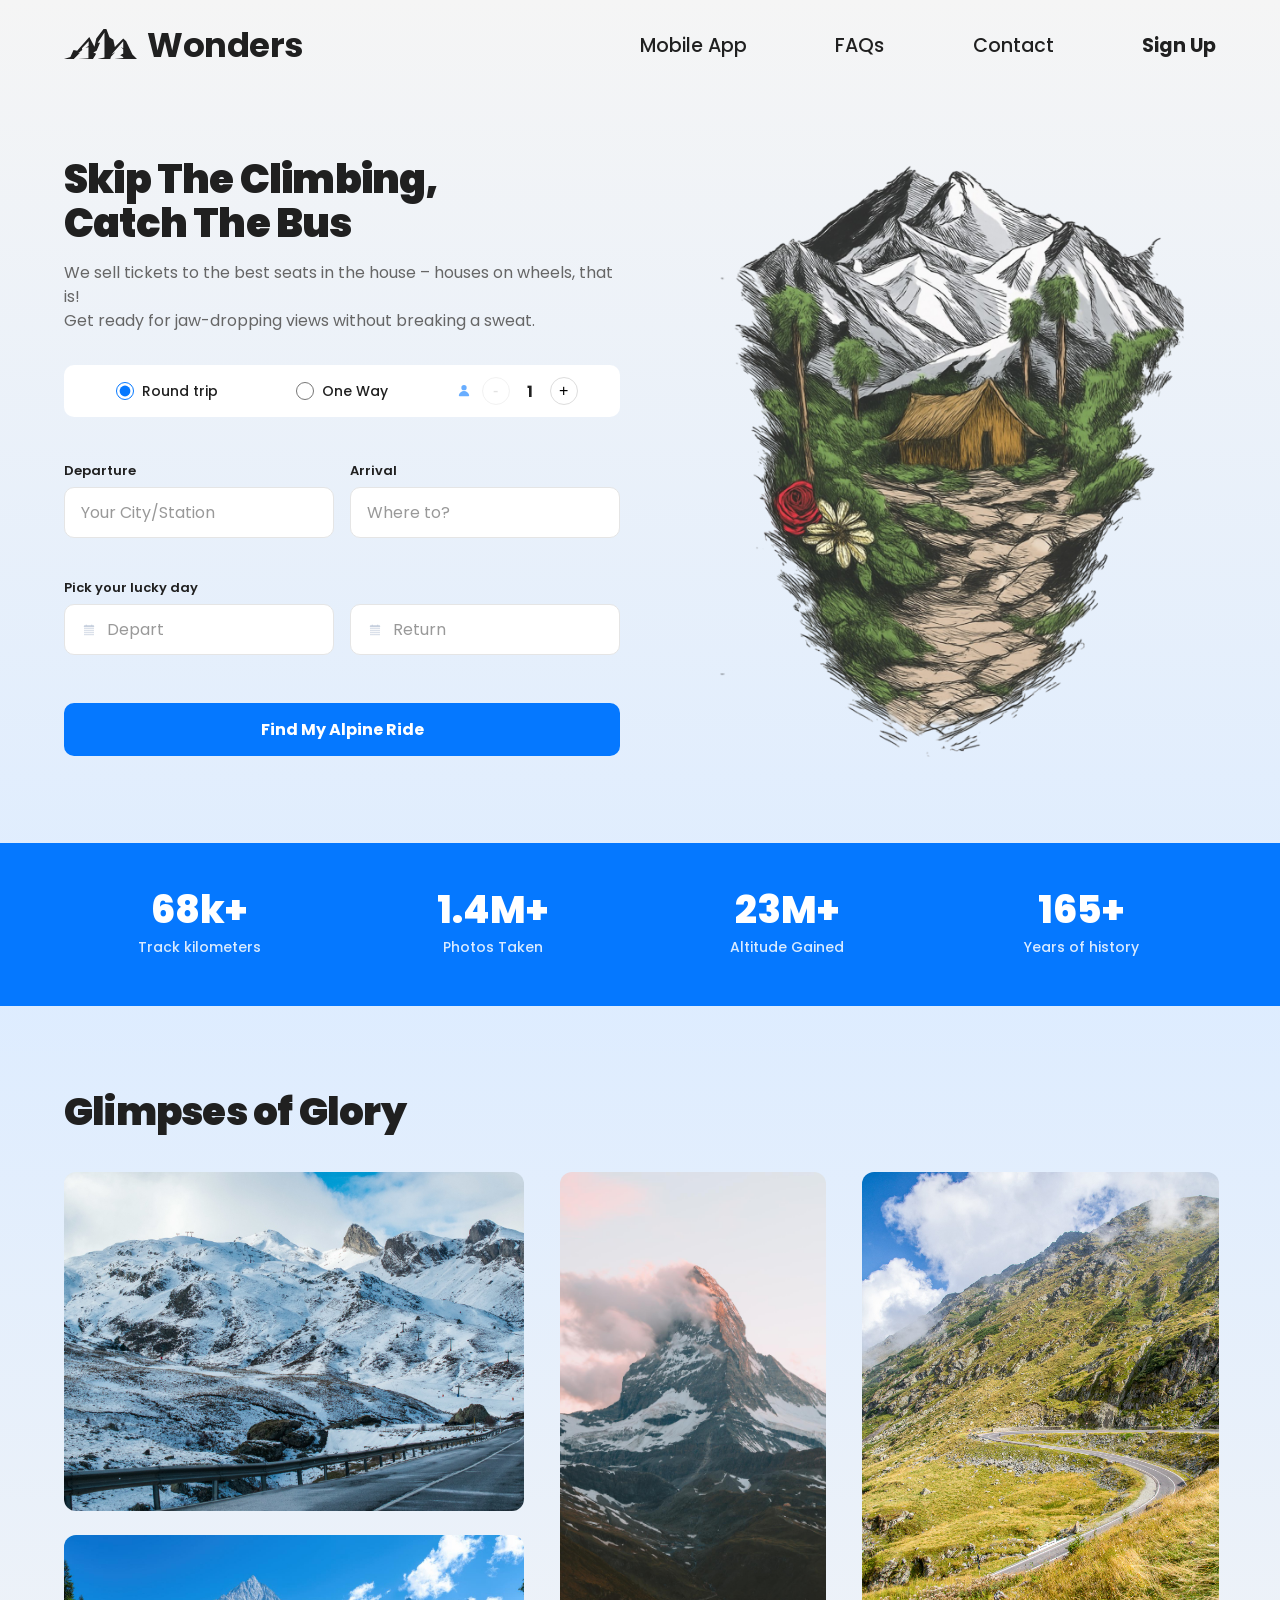
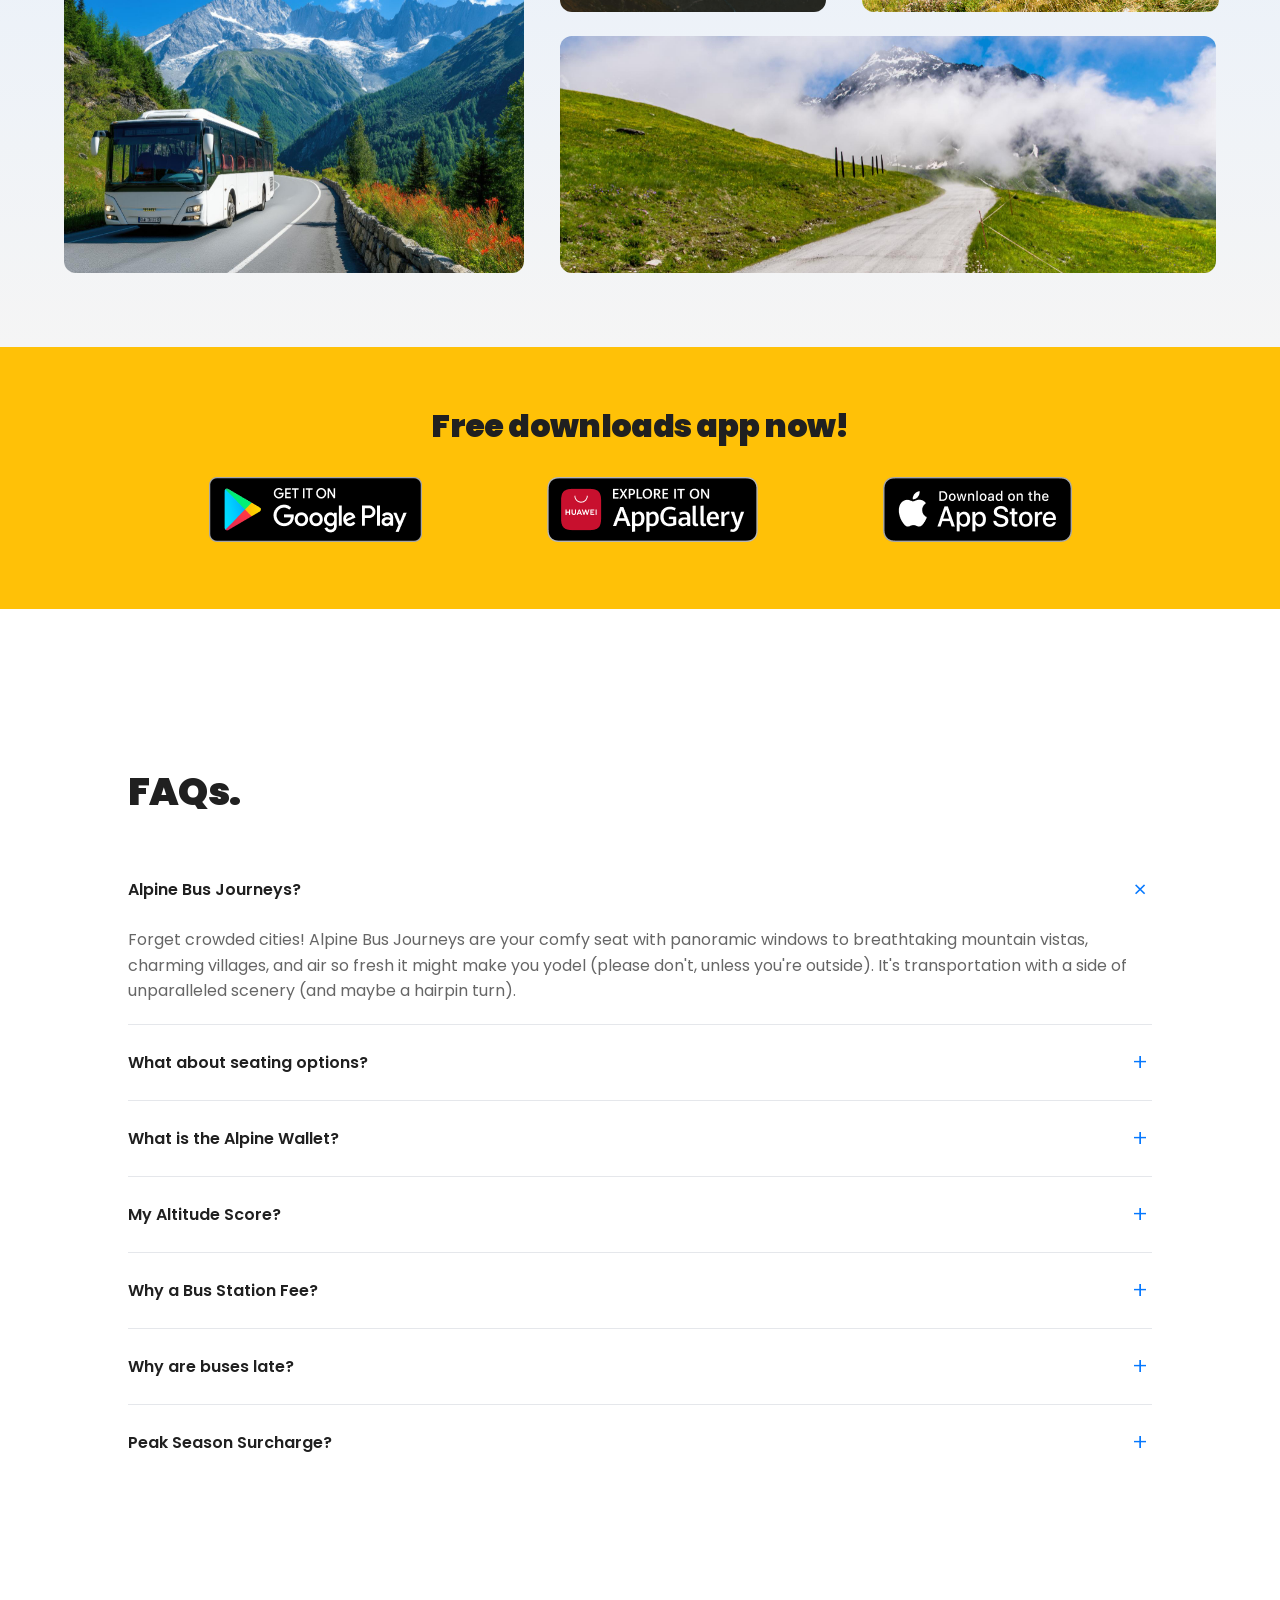
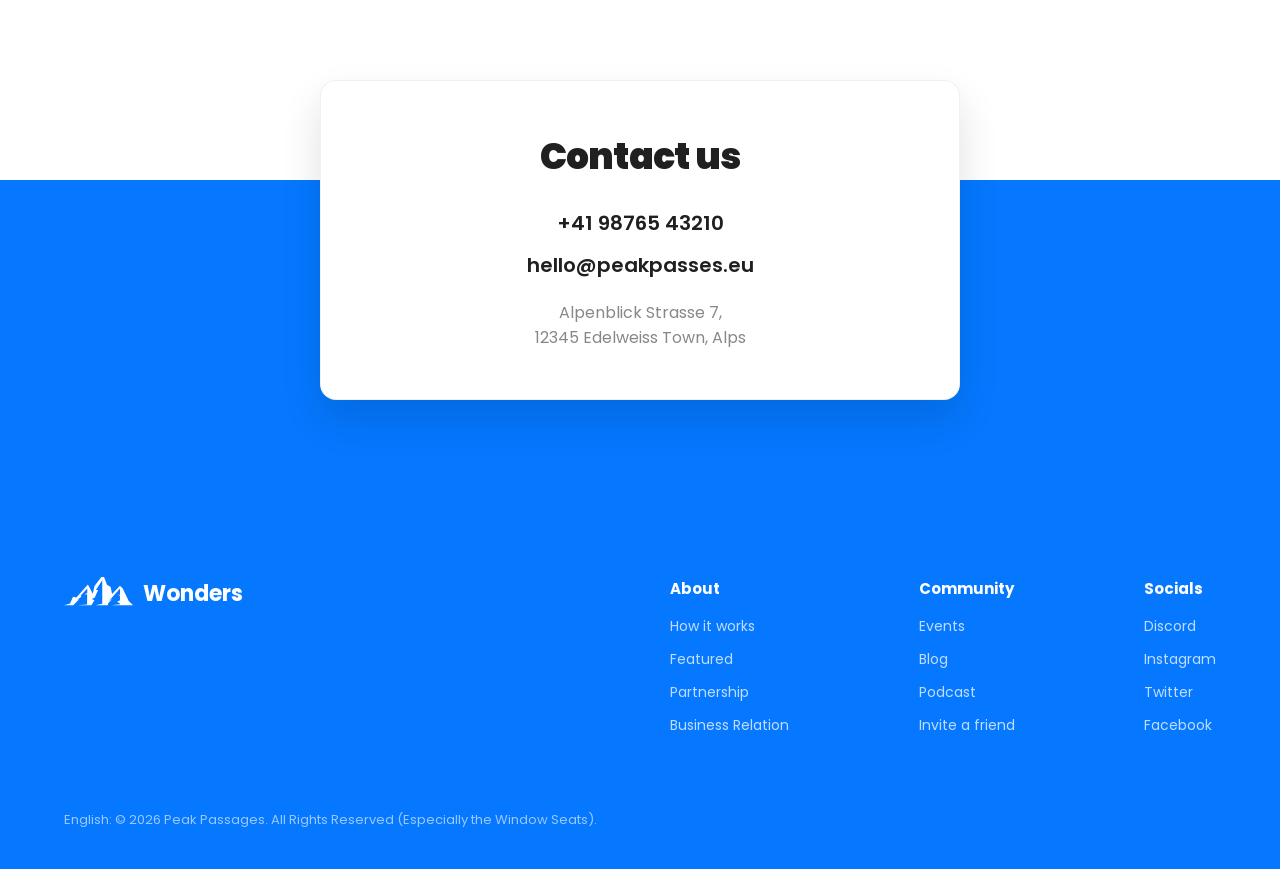
<file: index.html>
<!DOCTYPE html>
<html lang="en">
<head>
    <meta charset="UTF-8">
    <meta name="viewport" content="width=device-width, initial-scale=1.0">
    <meta http-equiv="Cache-Control" content="no-cache, no-store, must-revalidate">
    <meta http-equiv="Pragma" content="no-cache">
    <meta http-equiv="Expires" content="0">
    <title>Wonders | Alpine Bus Journeys</title>
    <link rel="stylesheet" href="style.css?v=2">
    <link href="https://fonts.googleapis.com/css2?family=Poppins:wght@400;500;600;700;800;900&display=swap" rel="stylesheet">
</head>
<body>


    
<div class="nav-header-mobile">
        <a href="index.html" class="nav-logo">
            <img src="assets/icons/logo.svg" alt="Wonders">
            <span>Wonders</span>
        </a>
        <button class="nav-close" aria-label="Close menu">&times;</button>
    </div>
<div class="gradient-bg-container">

    <header>
        <div class="container header-container">
            <a href="index.html" class="logo">
                <img src="assets/icons/logo.svg" alt="Wonders">
                <span>Wonders</span>
            </a>
            <nav>
                <a href="#mobile-app">Mobile App</a>
                <a href="#faqs">FAQs</a>
                <a href="#contact">Contact</a>
                <a href="#" class="signup">Sign Up</a>
            </nav>
            <button class="burger" aria-label="Menu">
                <span></span>
                <span></span>
                <span></span>
            </button>
        </div>
    </header>

    <section class="hero">
        <div class="container hero-container">
            <div class="hero-content">
                <h1>Skip The Climbing,<br>Catch The Bus</h1>
                <p>We sell tickets to the best seats in the house – houses on wheels, that is!<br>Get ready for jaw-dropping views without breaking a sweat.</p>

                <form class="ticket-form" action="bus-list.html" method="GET">
                    <div class="form-row trip-type">
                        <label ><input type="radio" name="trip" value="round" checked> Round trip</label>
                        <label ><input type="radio" name="trip" value="oneway"> One Way</label>
                        <div class="passengers">
                            <img src="assets/icons/person.svg" alt="person">
                            <button type="button" class="counter-minus">-</button>
                            <span class="passenger-count">1</span>
                            <button type="button" class="counter-plus">+</button>
                        </div>
                    </div>

                    <div class="form-row stations">
                        <div class="input-group">
                            <label>Departure</label>
                            <input type="text" name="departure" placeholder="Your City/Station" autocomplete="off">
                        </div>
                        <div class="input-group">
                            <label>Arrival</label>
                            <input type="text" name="arrival" placeholder="Where to?" autocomplete="off">
                        </div>
                    </div>

                    <div class="form-row dates">
                        <div class="input-group">
                            <label>Pick your lucky day</label>
                            <button type="button" class="date-btn depart-btn">
                                <img src="assets/icons/calendar.svg" alt="calendar">
                                <span class="date-label">Depart</span>
                            </button>
                            <input type="hidden" name="depart-date" class="depart-date-input">
                        </div>
                        <div class="input-group">
                            <label>&nbsp;</label>
                            <button type="button" class="date-btn return-btn">
                                <img src="assets/icons/calendar.svg" alt="calendar">
                                <span class="date-label">Return</span>
                            </button>
                            <input type="hidden" name="return-date" class="return-date-input">
                        </div>
                    </div>

                    <button type="submit" class="submit-btn">Find My Alpine Ride</button>
                </form>
            </div>
            <div class="hero-image">
                <img src="assets/images/hero.png" alt="Mountain view">
            </div>
        </div>
    </section>

    <section class="stats">
        <div class="container stats-grid">
            <div><span class="stat-number">68k+</span><p>Track kilometers</p></div>
            <div><span class="stat-number">1.4M+</span><p>Photos Taken</p></div>
            <div><span class="stat-number">23M+</span><p>Altitude Gained</p></div>
            <div><span class="stat-number">165+</span><p>Years of history</p></div>
        </div>
    </section>

    <section class="gallery">
        <div class="container">
            <h2>Glimpses of Glory</h2>
            <div class="gallery-grid">
                <div class="gallery-col-left">
                    <div class="gallery-item g1"><img src="assets/images/gallery1.jpg" alt="Gallery1"></div>
                    <div class="gallery-item g2"><img src="assets/images/gallery2.jpg" alt="Gallery2"></div>
                </div>
                <div class="gallery-col-right">
                    <div class="gallery-row-top">
                        <div class="gallery-item g3"><img src="assets/images/gallery3.jpg" alt="Gallery3"></div>
                        <div class="gallery-item g4"><img src="assets/images/gallery4.jpg" alt="Gallery4"></div>
                    </div>
                    <div class="gallery-item g5"><img src="assets/images/gallery5.jpg" alt="Gallery5"></div>
                </div>
            </div>
        </div>
    </section>

</div>


<section id="mobile-app" class="app-promo">
    <div class="container">
        <h2>Free downloads app now!</h2>
        <div class="app-buttons">
            <a href="https://play.google.com/" target="_blank" class="app-btn app-btn-primary"><img src="assets/images/googleplay.png" alt="Google Play"></a>
            <a href="https://consumer.huawei.com/" target="_blank" class="app-btn"><img src="assets/images/appgallery.png" alt="App Gallery"></a>
            <a href="https://www.apple.com/app-store/" target="_blank" class="app-btn"><img src="assets/images/appstore.png" alt="App Store"></a>
        </div>
    </div>
</section>

<section id="faqs" class="faq">
    <div class="container">
        <h2>FAQs.</h2>
        <div class="faq-list">
            <details open>
                <summary>Alpine Bus Journeys?</summary>
                <p>Forget crowded cities! Alpine Bus Journeys are your comfy seat with panoramic windows to breathtaking mountain vistas, charming villages, and air so fresh it might make you yodel (please don't, unless you're outside). It's transportation with a side of unparalleled scenery (and maybe a hairpin turn).</p>
            </details>
            <details>
                <summary>What about seating options?</summary>
                <p>Generally, you'll find comfy standard seats (great views, great value, maybe great new friends) and perhaps slightly better seats with extra legroom. All offer a front-row seat to the greatest show on Earth – the Alps!</p>
            </details>
            <details>
                <summary>What is the Alpine Wallet?</summary>
                <p>It's your digital stash of cash that makes booking bus tickets smoother than a perfectly paved mountain road. Load it up and watch your travel dreams become reality faster than a bus goes downhill.</p>
            </details>
            <details>
                <summary>My Altitude Score?</summary>
                <p>Your loyalty points for cruising the mountain roads! Higher scores might get you priority boarding (less elbowing for the best window seat!) or maybe just bragging rights among fellow peak-passengers who prefer four wheels.</p>
            </details>
            <details>
                <summary>Why a Bus Station Fee?</summary>
                <p>A small contribution to ensure the station is clean, has reasonably fresh mountain air (filtered from bus fumes), and enough signs pointing you towards your bus, not away from it. Sometimes covers the cost of moving rogue bicycles.</p>
            </details>
            <details>
                <summary>Why are buses late?</summary>
                <p>Sometimes it's the weather (snow happens!), sometimes a sudden flock of particularly slow-moving sheep on the road, and sometimes the driver just had to stop for a photo of that view. Or maybe they got stuck behind a tractor. Welcome to "Mountain Road Time"!</p>
            </details>
            <details>
                <summary>Peak Season Surcharge?</summary>
                <p>It's the little extra you pay to enjoy the authentic experience of sharing breathtaking views with a lot of your closest friends (who you haven't met yet) while strategically placing your bag in the overhead compartment. Guarantees a vibrant, energetic journey!</p>
            </details>
        </div>
    </div>
</section>

<section id="contact" class="contact-section">
    <div class="contact-card">
        <h2>Contact us</h2>
        <a href="tel:+419876543210">+41 98765 43210</a>
        <a href="mailto:hello@peakpasses.eu">hello@peakpasses.eu</a>
        <p>Alpenblick Strasse 7,<br>12345 Edelweiss Town, Alps</p>
    </div>
</section>

<div class="blue-bg-contact"></div>

<footer>
    <div class="container">
        <div class="footer-content">
            <div class="footer-logo">
                <img src="assets/icons/logo-white.svg" alt="Wonders">
                <span>Wonders</span>
            </div>
            <div class="footer-links">
                <div>
                    <h4>About</h4>
                    <a href="#">How it works</a>
                    <a href="#">Featured</a>
                    <a href="#">Partnership</a>
                    <a href="#">Business Relation</a>
                </div>
                <div>
                    <h4>Community</h4>
                    <a href="#">Events</a>
                    <a href="#">Blog</a>
                    <a href="#">Podcast</a>
                    <a href="#">Invite a friend</a>
                </div>
                <div>
                    <h4>Socials</h4>
                    <a href="#">Discord</a>
                    <a href="#">Instagram</a>
                    <a href="#">Twitter</a>
                    <a href="#">Facebook</a>
                </div>
            </div>
        </div>
        <div class="copyright">
            <p>English: © 2026 Peak Passages. All Rights Reserved (Especially the Window Seats).</p>
        </div>
    </div>
</footer>

<script src="script.js?v=2"></script>

</body>
</html>
</file>
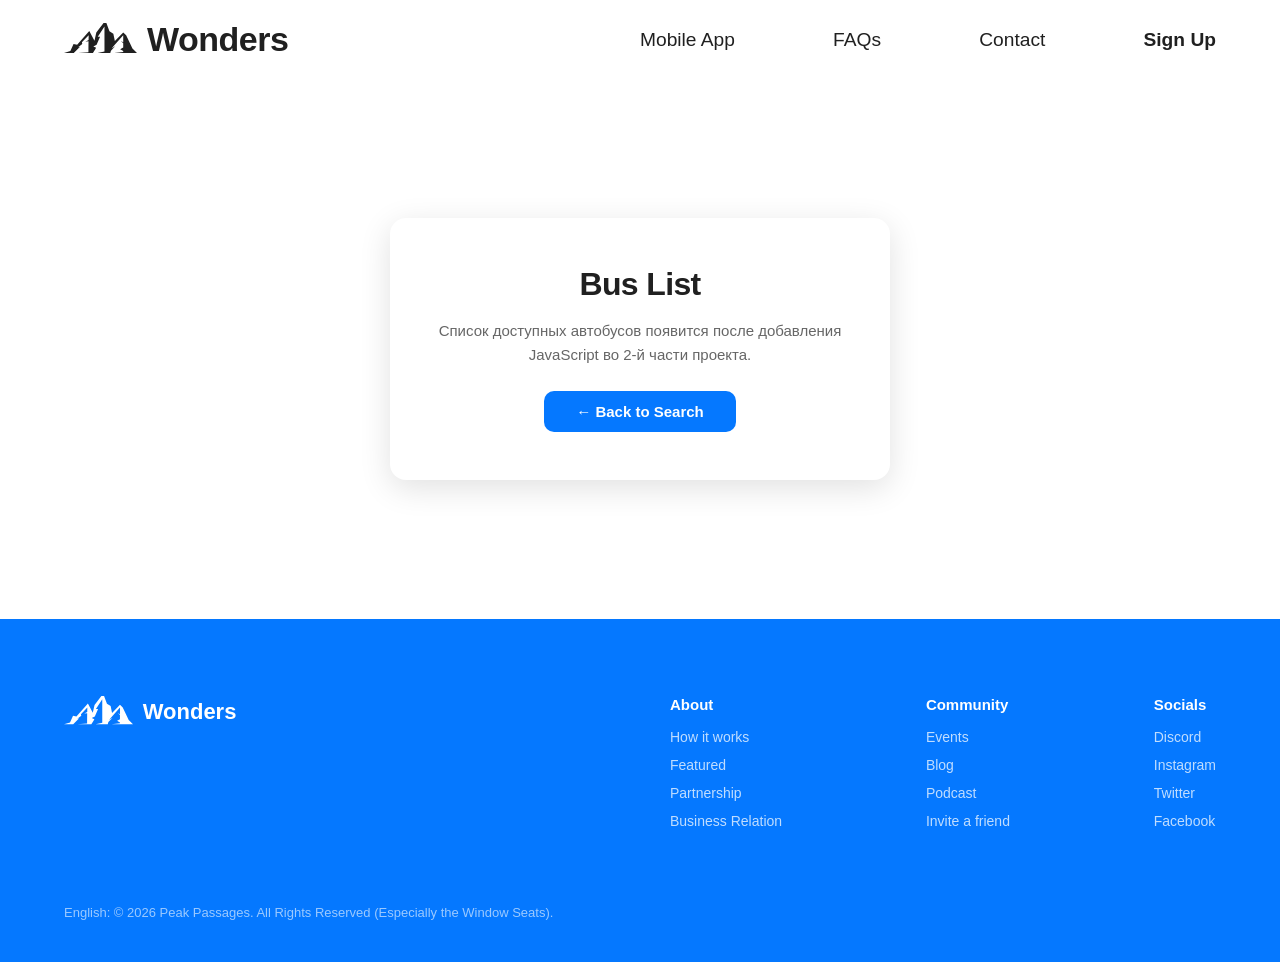
<file: bus-list.html>
<!DOCTYPE html>
<html lang="en">
<head>
    <meta charset="UTF-8">
    <meta name="viewport" content="width=device-width, initial-scale=1.0">
    <title>Bus List | Wonders</title>
    <link rel="stylesheet" href="style.css?v=3">
    <link href="https://fonts.googleapis.com/css2?family=Inter:wght@400;500;600;700;800;900&display=swap" rel="stylesheet">
    <style>
        .bus-list-container {
            min-height: 60vh;
            display: flex;
            align-items: center;
            justify-content: center;
            text-align: center;
            padding: 80px 20px;
        }

        .bus-list-message {
            background: white;
            border-radius: 16px;
            padding: 48px 32px;
            max-width: 500px;
            margin: 0 auto;
            box-shadow: 0 8px 32px rgba(0,0,0,0.12);
        }

        .bus-list-message h2 {
            font-size: 32px;
            font-weight: 900;
            margin-bottom: 16px;
            color: #202020;
            letter-spacing: -0.02em;
        }

        .bus-list-message p {
            color: #666;
            margin-bottom: 24px;
            line-height: 1.6;
            font-size: 15px;
        }

        .back-home {
            display: inline-block;
            background: #0578FF;
            color: white;
            padding: 12px 32px;
            border-radius: 10px;
            text-decoration: none;
            font-weight: 600;
            transition: background 0.2s;
            font-size: 15px;
        }

        .back-home:hover {
            background: #0465d6;
        }
    </style>
</head>
<body>

<header>
    <div class="container header-container">
        <a href="index.html" class="logo">
            <img src="assets/icons/logo.svg" alt="Wonders">
            <span>Wonders</span>
        </a>
        <nav>
            <a href="index.html#mobile-app">Mobile App</a>
            <a href="index.html#faqs">FAQs</a>
            <a href="index.html#contact">Contact</a>
            <a href="#" class="signup">Sign Up</a>
        </nav>
        <button class="burger" aria-label="Menu">
            <span></span>
            <span></span>
            <span></span>
        </button>
    </div>
</header>

<main>
    <div class="bus-list-container">
        <div class="bus-list-message">
            <h2>Bus List</h2>
            <p>Список доступных автобусов появится после добавления JavaScript во 2-й части проекта.</p>
            <a href="index.html" class="back-home">← Back to Search</a>
        </div>
    </div>
</main>

<footer>
    <div class="container">
        <div class="footer-content">
            <div class="footer-logo">
                <img src="assets/icons/logo-white.svg" alt="Wonders">
                <span>Wonders</span>
            </div>
            <div class="footer-links">
                <div>
                    <h4>About</h4>
                    <a href="#">How it works</a>
                    <a href="#">Featured</a>
                    <a href="#">Partnership</a>
                    <a href="#">Business Relation</a>
                </div>
                <div>
                    <h4>Community</h4>
                    <a href="#">Events</a>
                    <a href="#">Blog</a>
                    <a href="#">Podcast</a>
                    <a href="#">Invite a friend</a>
                </div>
                <div>
                    <h4>Socials</h4>
                    <a href="#">Discord</a>
                    <a href="#">Instagram</a>
                    <a href="#">Twitter</a>
                    <a href="#">Facebook</a>
                </div>
            </div>
        </div>
        <div class="copyright">
            <p>English: © 2026 Peak Passages. All Rights Reserved (Especially the Window Seats).</p>
        </div>
    </div>
</footer>

<script src="script.js"></script>

</body>
</html>
</file>
<file: style.css>
/* ===== RESET & BASE ===== */
* {
    margin: 0;
    padding: 0;
    box-sizing: border-box;
}

html {
    overflow-x: hidden;
    width: 100%;
}

body {
    font-family: 'Poppins', -apple-system, BlinkMacSystemFont, sans-serif;
    color: #202020;
    background: #FFFFFF;
    overflow-x: hidden;
    width: 100%;
    margin: 0;
}

/* ===== CSS VARIABLES ===== */
:root {
    --primary-blue: #0578FF;
    --primary-black: #202020;
    --white: #FFFFFF;
    --bg-gray: #F5F7FA;
    --yellow: #FFC107;
    --gap-xs: clamp(8px, 1vw, 12px);
    --gap-sm: clamp(12px, 2vw, 16px);
    --gap-md: clamp(16px, 2.5vw, 24px);
    --gap-lg: clamp(24px, 3vw, 36px);
    --padding-container: clamp(20px, 5vw, 64px);
    --font-h1: clamp(2rem, 4vw, 3rem);
    --font-h2: clamp(1.5rem, 3vw, 2.5rem);
    --font-h3: clamp(1.25rem, 2.5vw, 2rem);
    --font-body: clamp(0.875rem, 1.5vw, 1rem);
    --font-nav: clamp(1rem, 1.5vw, 1.25rem);
}

.container {
    max-width: 1440px;
    margin: 0 auto;
    padding: 0 var(--padding-container);
    width: 100%;
    box-sizing: border-box;
}

/* ===== GRADIENT BG CONTAINER ===== */
.gradient-bg-container {
    background: linear-gradient(180deg, #f5f5f5 0%, #ddecff 50.17%, #f5f5f5 100%);
}

/* ===== HEADER ===== */
header {
    background: transparent;
    border-bottom: none;
    position: sticky;
    top: 0;
    z-index: 101;
    padding: clamp(12px, 2vw, 20px) 0;
}

.header-container {
    display: flex;
    justify-content: space-between;
    align-items: center;
}

.logo {
    display: flex;
    align-items: center;
    gap: 10px;
    text-decoration: none;
}

.logo img {
    height: 34px;
    width: auto;
}

.logo span {
    font-size: clamp(1.5rem, 3vw, 2.125rem);
    font-weight: 700;
    color: var(--primary-black);
    letter-spacing: -0.5px;
}

/* ===== NAVIGATION ===== */
nav {
    display: flex;
    justify-content: space-between;
    gap: 0;
    width: 50%;
    align-items: center;
}

.nav-header, .nav-close {
    display: none;
}

nav a {
    text-decoration: none;
    color: var(--primary-black);
    font-size: var(--font-nav);
    font-weight: 500;
    transition: color 0.2s;
    white-space: nowrap;
}

nav a:hover {
    color: var(--primary-blue);
}

nav a.signup {
    font-weight: 700;
}

/* ===== MOBILE NAV HEADER ===== */
.nav-header-mobile {
    display: none;
}

.burger {
    display: none;
    background: none;
    border: none;
    cursor: pointer;
    padding: 8px;
    width: 40px;
    height: 40px;
    position: relative;
    z-index: 101;
}

.burger span {
    display: block;
    width: 24px;
    height: 2px;
    background: var(--primary-black);
    margin: 5px auto;
    transition: all 0.3s ease;
    border-radius: 2px;
}

.burger.active span:nth-child(1) {
    transform: rotate(45deg) translate(5px, 5px);
}

.burger.active span:nth-child(2) {
    opacity: 0;
}

.burger.active span:nth-child(3) {
    transform: rotate(-45deg) translate(5px, -5px);
}

.burger-menu {
    height: calc(100dvh - 116px);
    background-color: var(--primary-blue);
    position: fixed;
    width: 100%;
    top: 116px;
    left: 0;
    z-index: 1000;
    overflow-y: auto;
    pointer-events: none;
    opacity: 0;
}

.burger-menu.active {
    opacity: 1;
    pointer-events: auto;
    animation: fromRightToLeft 0.4s ease-in-out;
}

.burger-menu.closing {
    pointer-events: none;
    animation: closingMenu 0.4s ease-in-out;
}

.burger-menu nav {
    margin-top: clamp(18px, 12dvh, 128px);
    display: flex;
    flex-direction: column;
    padding-inline: 32px;
    gap: clamp(10px, 3dvh, 96px);
}

.burger-menu nav a {
    color: var(--white);
    font-size: clamp(1.5rem, 5vw, 3rem);
}

@keyframes fromRightToLeft {
    from { transform: translateX(100%); }
    to { transform: translateX(0); }
}

@keyframes closingMenu {
    from { opacity: 1; transform: translateX(0); }
    to { opacity: 0; transform: translateX(100%); }
}

/* ===== HERO ===== */
.hero {
    padding: clamp(40px, 5vw, 60px) 0 clamp(60px, 7vw, 80px);
    background: transparent;
    max-width: 1440px;
    margin: 0 auto;
}

.hero-container {
    display: flex;
    align-items: center;
    gap: clamp(24px, 3vw, 40px);
}

.hero-content {
    flex: 1;
    min-width: 0;
}

.hero-content h1 {
    font-size: var(--font-h1);
    font-weight: 900;
    line-height: 1.1;
    margin-bottom: 16px;
    letter-spacing: -0.02em;
}

.hero-content p {
    font-size: var(--font-body);
    color: #666;
    margin-bottom: 32px;
    line-height: 1.5;
    max-width: 100%;
}

.hero-image {
    flex: 1;
    display: flex;
    min-width: 0;
}

.hero-image img {
    width: 100%;
    height: auto;
    border-radius: 16px;
    flex: 1;
    object-fit: cover;
}

/* ===== FORM ===== */
.ticket-form {
    background: transparent;
    border-radius: 0;
    padding: 0;
    box-shadow: none;
    display: flex;
    flex-direction: column;
    gap: var(--gap-md);
    justify-content: flex-start;
    align-items: stretch;
    width: 100%;
    max-width: 720px;
}

.form-row {
    display: flex;
    gap: var(--gap-sm);
    margin-bottom: var(--gap-sm);
    width: 100%;
}

.form-row.trip-type {
    display: flex !important;
    justify-content: space-between !important;
    align-items: center;
    gap: 0 !important;
    border: none !important;
    background: #FFFFFF;
    padding: 12px 16px;
    border-radius: 10px;
    margin-bottom: 20px;
    width: 100%;
}

.trip-type label {
    display: flex;
    align-items: center;
    justify-content: center;
    gap: 8px;
    cursor: pointer;
    font-size: clamp(0.75rem, 1.2vw, 0.875rem);
    font-weight: 500;
    white-space: nowrap;
    flex: 1;
}

.trip-type input[type="radio"] {
    width: 18px;
    height: 18px;
    accent-color: var(--primary-blue);
    cursor: pointer;
}

.passengers {
    display: flex;
    align-items: center;
    justify-content: center;
    gap: 10px;
    flex: 1;
    min-height: 28px;
}

.passengers img {
    width: 16px;
    height: 16px;
    opacity: 0.6;
}

.passengers button {
    width: 28px;
    height: 28px;
    border: 1px solid #DDD;
    background: white;
    border-radius: 50%;
    cursor: pointer;
    font-size: 16px;
    display: flex;
    align-items: center;
    justify-content: center;
    transition: all 0.2s;
    line-height: 1;
}

.passengers button:hover:not(:disabled) {
    border-color: var(--primary-blue);
    color: var(--primary-blue);
}

.passengers button:disabled {
    opacity: 0.4;
    cursor: not-allowed;
}

.passenger-count {
    font-weight: 700;
    min-width: 20px;
    text-align: center;
    font-size: 0.9375rem;
}

.stations {
    gap: var(--gap-sm);
    width: 100%;
}

.input-group {
    flex: 1;
    display: flex;
    flex-direction: column;
    gap: 6px;
    position: relative;
}

.input-group label {
    font-weight: 600;
    font-size: clamp(0.75rem, 1.2vw, 0.8125rem);
    color: var(--primary-black);
}

.input-group input {
    padding: 12px 16px;
    border: 1px solid #E5E5E5;
    background: #FFFFFF;
    border-radius: 10px;
    font-size: var(--font-body);
    font-family: inherit;
    transition: border-color 0.2s;
    width: 100%;
}

.input-group input:focus {
    outline: none;
    border-color: var(--primary-blue);
    background: var(--white);
}

.input-group input::placeholder {
    color: #999;
}

/* ===== DATE BUTTONS ===== */
.date-btn {
    display: flex;
    align-items: center;
    gap: 10px;
    padding: 12px 16px;
    background: #FFFFFF;
    border: 1px solid #E5E5E5;
    border-radius: 10px;
    cursor: pointer;
    font-size: var(--font-body);
    font-family: inherit;
    color: #999;
    transition: all 0.2s;
    width: 100%;
    text-align: left;
}

.date-btn:hover {
    border-color: var(--primary-blue);
    background: var(--white);
}

.date-btn img {
    width: 16px;
    height: 16px;
    opacity: 0.5;
}

.date-btn .date-label {
    color: #999;
}

.date-btn.has-date .date-label {
    color: var(--primary-black);
    font-weight: 500;
}

.dates {
    gap: var(--gap-sm);
    width: 100%;
}

.dates .input-group:last-child label {
    visibility: hidden;
}

.submit-btn {
    width: 100%;
    background: var(--primary-blue);
    color: white;
    border: none;
    padding: 14px;
    border-radius: 10px;
    font-size: clamp(0.875rem, 1.5vw, 1rem);
    font-weight: 700;
    cursor: pointer;
    margin-top: 8px;
    transition: background 0.2s;
    font-family: inherit;
}

.submit-btn:hover {
    background: #0465d6;
}

/* ===== STATS ===== */
.stats {
    background: var(--primary-blue);
    padding: clamp(36px, 4vw, 48px) 0;
}

.stats-grid {
    display: grid;
    grid-template-columns: repeat(4, 1fr);
    text-align: center;
    gap: var(--gap-md);
}

.stat-number {
    font-size: clamp(1.5rem, 3vw, 2.5rem);
    font-weight: 800;
    color: white;
    display: block;
    line-height: 1;
    margin-bottom: 8px;
}

.stats-grid p {
    color: rgba(255,255,255,0.85);
    font-size: clamp(0.75rem, 1.2vw, 0.875rem);
    font-weight: 500;
}

/* ===== GALLERY ===== */
.gallery {
    padding: clamp(48px, 6vw, 80px) 0;
    background: transparent;
}

.gallery h2 {
    font-size: var(--font-h2);
    font-weight: 900;
    margin-bottom: 32px;
    letter-spacing: -0.02em;
}

.gallery-grid {
    display: flex;
    gap: var(--gap-lg);
    align-items: stretch;
    height: auto;
    aspect-ratio: 1280 / 776;
}

.gallery-col-left {
    width: 41.25%;
    display: flex;
    flex-direction: column;
    gap: 24px;
}

.gallery-col-right {
    width: 58.75%;
    display: flex;
    flex-direction: column;
    gap: 24px;
}

.gallery-row-top {
    display: flex;
    gap: 36px;
    height: 63%;
}

.gallery-item {
    border-radius: 12px;
    overflow: hidden;
    line-height: 0;
    font-size: 0;
    flex-shrink: 0;
}

.gallery-item img {
    width: 100%;
    height: 100%;
    object-fit: cover;
    display: block;
}

.gallery-item.g1 {
    width: 100%;
    height: 48.5%;
}

.gallery-item.g2 {
    width: 100%;
    height: 48.5%;
}

.gallery-item.g3 {
    width: 40.5%;
    height: 100%;
}

.gallery-item.g4 {
    width: 54.5%;
    height: 100%;
}

.gallery-item.g5 {
    width: 100%;
    height: 33.9%;
}

/* ===== APP PROMO ===== */
.app-promo {
    background: var(--yellow);
    padding: clamp(40px, 5vw, 60px) 0;
    text-align: center;
}

.app-promo h2 {
    font-size: var(--font-h3);
    font-weight: 900;
    margin-bottom: 32px;
    color: var(--primary-black);
    letter-spacing: -0.02em;
    line-height: 1.2;
}

.app-btn {
    display: block;
    transition: transform 0.2s;
}

.app-btn:hover {
    transform: translateY(-2px);
}

.app-buttons {
    display: flex;
    flex-direction: row;
    justify-content: space-between;
    max-width: 863px;
    margin: 32px auto 0;
    gap: 16px;
}

.app-buttons a {
    transition: transform 0.2s;
    display: block;
}

.app-buttons a:hover {
    transform: translateY(-2px);
}

/* ===== FAQ ===== */
.faq {
    padding: clamp(80px, 12vw, 177px) var(--padding-container) clamp(60px, 8vw, 100px);
    background: var(--white);
}

.faq h2 {
    font-size: var(--font-h2);
    font-weight: 900;
    margin: 0 auto 32px;
    letter-spacing: -0.02em;
    text-align: left;
    max-width: 100%;
    padding: 0;
    width: 100%;
}

.faq-list {
    max-width: 100%;
    margin: 0 auto;
    padding: 0;
}

details {
    border-bottom: 1px solid #E5E7EB;
}

details:last-child {
    border-bottom: none;
}

summary {
    font-weight: 600;
    font-size: clamp(0.875rem, 1.5vw, 1rem);
    cursor: pointer;
    list-style: none;
    display: flex;
    justify-content: space-between;
    align-items: center;
    padding: clamp(12px, 2vw, 20px) 0;
    transition: color 0.2s;
}

summary:hover {
    color: var(--primary-blue);
}

summary::-webkit-details-marker {
    display: none;
}

summary::after {
    content: '+';
    font-size: 24px;
    font-weight: 300;
    color: var(--primary-blue);
    min-width: 24px;
    text-align: center;
    transition: transform 0.3s;
}

details[open] summary::after {
    content: '×';
}

details p {
    padding-bottom: clamp(12px, 2vw, 20px);
    color: #666;
    line-height: 1.6;
    font-size: var(--font-body);
    max-width: 100%;
}

/* ===== CONTACT SECTION ===== */
.contact-section {
    position: relative;
    z-index: 2;
    background: transparent;
    padding-bottom: 0;
    margin-bottom: -120px;
}

/* ===== CONTACT CARD ===== */
.contact-card {
    background: white;
    border-radius: 16px;
    padding: clamp(24px, 4vw, 48px) clamp(20px, 3vw, 40px);
    text-align: center;
    max-width: 640px;
    width: 90%;
    margin: 0 auto;
    box-shadow: 0 20px 40px rgba(0, 0, 0, 0.12);
    border: 1px solid rgba(0, 0, 0, 0.06);
    position: relative;
    top: 100px;
}

.contact-card h2 {
    font-size: clamp(1.5rem, 3vw, 2.25rem);
    font-weight: 900;
    margin-bottom: 24px;
    color: var(--primary-black);
    letter-spacing: -0.02em;
}

.contact-card a {
    display: block;
    color: var(--primary-black);
    text-decoration: none;
    font-size: clamp(1rem, 2vw, 1.25rem);
    font-weight: 600;
    margin: 12px 0;
    transition: color 0.2s;
}

.contact-card a:hover {
    color: var(--primary-blue);
}

.contact-card p {
    margin-top: 20px;
    font-size: var(--font-body);
    line-height: 1.6;
    color: #888;
}

/* ===== BLUE BG CONTACT ===== */
.blue-bg-contact {
    background: var(--primary-blue);
    height: clamp(240px, 25vw, 340px);
    margin-top: 0;
}

/* ===== FOOTER ===== */
footer {
    background: var(--primary-blue);
    padding: clamp(24px, 3vw, 40px) 0;
    z-index: 1;
}

.footer-content {
    display: flex;
    justify-content: space-between;
    padding: clamp(24px, 3vw, 40px) 0;
    align-items: flex-start;
}

.footer-logo {
    display: flex;
    align-items: center;
    gap: 10px;
    width: calc(50% - 30px);
}

.footer-logo img {
    height: clamp(24px, 3vw, 32px);
    width: auto;
    filter: brightness(0) invert(1);
}

.footer-logo span {
    color: white;
    font-size: clamp(1.25rem, 2vw, 1.375rem);
    font-weight: 700;
}

.footer-links {
    display: flex;
    gap: clamp(24px, 4vw, 60px);
    width: calc(50% - 30px);
    justify-content: space-between;
}

.footer-links > div {
    display: flex;
    flex-direction: column;
}

.footer-links h4 {
    color: white;
    margin-bottom: 16px;
    font-size: clamp(0.875rem, 1.5vw, 0.9375rem);
    font-weight: 700;
}

.footer-links a {
    display: block;
    color: rgba(255,255,255,0.75);
    text-decoration: none;
    margin-bottom: 12px;
    font-size: clamp(0.75rem, 1.2vw, 0.875rem);
    transition: color 0.2s;
}

.footer-links a:hover {
    color: white;
}

.copyright {
    padding-top: 24px;
    color: rgba(255,255,255,0.6);
    font-size: clamp(0.75rem, 1.2vw, 0.8125rem);
    line-height: 1.6;
}

/* ===== AUTOCOMPLETE ===== */
.autocomplete-dropdown {
    position: absolute;
    top: calc(100% + 4px);
    left: 0;
    right: 0;
    background: white;
    border: 1px solid #E5E7EB;
    border-radius: 12px;
    max-height: 240px;
    overflow-y: auto;
    z-index: 50;
    list-style: none;
    padding: 8px 0;
    box-shadow: 0 8px 24px rgba(0,0,0,0.12);
}

.autocomplete-dropdown li {
    padding: 10px 16px;
    cursor: pointer;
    font-size: clamp(0.75rem, 1.2vw, 0.875rem);
    transition: background 0.15s;
    color: var(--primary-black);
}

.autocomplete-dropdown li:hover {
    background: #F0F7FF;
}

.autocomplete-dropdown .not-found {
    color: #999;
    text-align: center;
    cursor: default;
}

.autocomplete-dropdown .not-found:hover {
    background: none;
}

/* ===== MODAL ===== */
.custom-modal {
    position: fixed;
    top: 0;
    left: 0;
    width: 100%;
    height: 100%;
    background: rgba(0, 0, 0, 0.5);
    display: flex;
    align-items: center;
    justify-content: center;
    z-index: 1000;
    animation: fadeIn 0.2s ease;
}

@keyframes fadeIn {
    from { opacity: 0; }
    to { opacity: 1; }
}

.custom-modal-content {
    background: white;
    border-radius: 16px;
    padding: 32px 40px;
    text-align: center;
    max-width: 400px;
    width: 90%;
    box-shadow: 0 20px 40px rgba(0,0,0,0.2);
    animation: slideUp 0.3s ease;
}

@keyframes slideUp {
    from { transform: translateY(20px); opacity: 0; }
    to { transform: translateY(0); opacity: 1; }
}

.custom-modal-content p {
    font-size: var(--font-body);
    margin-bottom: 24px;
    color: var(--primary-black);
    line-height: 1.5;
}

.custom-modal-close {
    background: var(--primary-blue);
    color: white;
    border: none;
    padding: 12px 32px;
    border-radius: 10px;
    font-size: var(--font-body);
    font-weight: 600;
    cursor: pointer;
    transition: background 0.2s;
    font-family: inherit;
}

.custom-modal-close:hover {
    background: #0465d6;
}

/* ===== CUSTOM CALENDAR ===== */
.custom-calendar {
    position: absolute;
    top: 100%;
    left: 0;
    right: 0;
    margin-top: 8px;
    background: white;
    border-radius: 16px;
    box-shadow: 0 20px 60px rgba(0,0,0,0.2);
    z-index: 1000;
    padding: 20px;
    min-width: auto;
    width: 100%;
    font-family: 'Poppins', sans-serif;
}

.calendar-body {
    display: flex;
    gap: 32px;
}

.calendar-month {
    flex: 1;
}

.calendar-month-header {
    display: flex;
    justify-content: space-between;
    align-items: center;
    margin-bottom: 16px;
}

.calendar-month-title {
    font-weight: 600;
    font-size: clamp(0.75rem, 1.2vw, 0.875rem);
    color: var(--primary-black);
}

.calendar-nav {
    background: none;
    border: none;
    font-size: 18px;
    color: #999;
    cursor: pointer;
    padding: 4px 8px;
    transition: color 0.2s;
}

.calendar-nav:hover {
    color: var(--primary-blue);
}

.calendar-weekdays {
    display: grid;
    grid-template-columns: repeat(7, 1fr);
    gap: 4px;
    margin-bottom: 8px;
}

.calendar-weekdays span {
    text-align: center;
    font-size: clamp(0.625rem, 1vw, 0.75rem);
    font-weight: 600;
    color: #999;
    padding: 4px;
}

.calendar-days {
    display: grid;
    grid-template-columns: repeat(7, 1fr);
    gap: 4px;
}

.calendar-day {
    aspect-ratio: 1;
    display: flex;
    align-items: center;
    justify-content: center;
    font-size: clamp(0.75rem, 1.2vw, 0.875rem);
    cursor: pointer;
    border-radius: 50%;
    transition: all 0.2s;
    color: var(--primary-black);
}

.calendar-day:hover:not(.empty):not(.disabled) {
    background: #F0F7FF;
}

.calendar-day.empty {
    cursor: default;
}

.calendar-day.disabled {
    color: #DDD;
    cursor: not-allowed;
}

.calendar-day.selected-depart,
.calendar-day.selected-return {
    background: var(--primary-blue);
    color: white;
    font-weight: 600;
}

.calendar-day.in-range {
    background: #E8F2FF;
    border-radius: 0;
}

.calendar-footer {
    display: flex;
    justify-content: flex-end;
    gap: 12px;
    margin-top: 20px;
    padding-top: 16px;
    border-top: 1px solid #E5E7EB;
}

.calendar-reset {
    background: none;
    border: none;
    color: #666;
    font-size: clamp(0.75rem, 1.2vw, 0.875rem);
    font-weight: 500;
    cursor: pointer;
    padding: 8px 16px;
    transition: color 0.2s;
    font-family: inherit;
}

.calendar-reset:hover {
    color: var(--primary-black);
}

.calendar-apply {
    background: var(--primary-blue);
    color: white;
    border: none;
    padding: 8px 24px;
    border-radius: 8px;
    font-size: clamp(0.75rem, 1.2vw, 0.875rem);
    font-weight: 600;
    cursor: pointer;
    transition: background 0.2s;
    font-family: inherit;
}

.calendar-apply:hover {
    background: #0465d6;
}

/* ===== ADAPTIVE ===== */
@media (max-width: 1440px) {
    .hero-container {
        gap: 40px;
    }

    .hero-content h1 {
        font-size: clamp(2rem, 4vw, 2.5rem);
    }
}

@media (max-width: 768px) {
    .container {
        padding: 0 32px;
    }

    .hero-image {
        display: none;
    }

    /* ===== BURGER MENU ===== */
    nav.show {
        display: flex;
        position: fixed;
        top: 0;
        left: 0;
        right: 0;
        bottom: 0;
        width: auto;
        background: var(--primary-blue);
        flex-direction: column;
        justify-content: flex-start;
        align-items: flex-start;
        padding: 100px 40px 80px;
        z-index: 100;
        gap: 40px;
    }

    body .nav-header-mobile.active {
        display: flex !important;
        position: fixed;
        top: 0;
        left: 0;
        right: 0;
        width: auto;
        background: white;
        padding: 20px 24px;
        z-index: 102;
        justify-content: space-between;
        align-items: center;
    }

    .nav-header-mobile .nav-logo {
        display: flex;
        align-items: center;
        gap: 10px;
        text-decoration: none;
    }

    .nav-header-mobile .nav-logo img {
        height: 34px;
        width: auto;
    }

    .nav-header-mobile .nav-logo span {
        font-size: 34px;
        font-weight: 700;
        color: var(--primary-black);
        letter-spacing: -0.5px;
    }

    .nav-header-mobile .nav-close {
        display: block;
        background: none;
        border: none;
        color: var(--primary-black);
        font-size: 36px;
        cursor: pointer;
        padding: 0;
        width: 40px;
        height: 40px;
        line-height: 1;
    }

    nav a {
        color: white;
        font-size: 36px;
        font-weight: 500;
    }

    nav a:hover {
        color: rgba(255,255,255,0.8);
    }

    nav {
        display: none;
    }

    .burger {
        display: block;
    }

    .burger.active span {
        background: white;
    }

    .hero {
        padding: 40px 0 60px;
    }

    .hero-content h1 {
        font-size: clamp(1.5rem, 5vw, 2.5rem);
    }

    .stats-grid {
        grid-template-columns: repeat(2, 1fr);
        gap: 32px;
    }

    .stat-number {
        font-size: clamp(1.5rem, 4vw, 2rem);
    }

    /* ===== FORM FIELDS IN 2 COLUMNS ===== */
    .form-row.stations,
    .form-row.dates {
        flex-direction: row;
    }

    .form-row.trip-type {
        display: flex !important;
        justify-content: space-between !important;
        gap: 0 !important;
    }

    .passengers {
        justify-content: center;
    }

    .gallery h2,
    .faq h2 {
        font-size: clamp(1.25rem, 3vw, 1.75rem);
    }

    /* ===== GALLERY TABLET ===== */
    .gallery-grid {
        display: flex;
        flex-direction: column;
        height: auto;
        gap: 16px;
    }

    .gallery-col-left,
    .gallery-col-right {
        width: 100%;
        gap: 16px;
    }

    .gallery-row-top {
        display: flex;
        flex-direction: row;
        gap: 16px;
        height: auto;
    }

    .gallery-item.g1,
    .gallery-item.g2 {
        width: 100%;
        height: auto;
        aspect-ratio: 16 / 9;
    }

    .gallery-item.g3,
    .gallery-item.g4 {
        width: calc(50% - 8px);
        height: auto;
        aspect-ratio: 305 / 489;
    }

    .gallery-item.g5 {
        width: 100%;
        height: auto;
        aspect-ratio: 753 / 264;
    }

    /* ===== APP BUTTONS TABLET ===== */
    .app-buttons {
        flex-direction: row;
        flex-wrap: wrap;
        justify-content: center;
        gap: 16px;
    }

    .app-btn-primary {
        flex-basis: 100%;
        text-align: center;
    }

    .app-btn:nth-child(2),
    .app-btn:nth-child(3) {
        flex-basis: calc(50% - 8px);
        max-width: 200px;
    }

    /* ===== FAQ PADDING ===== */
    .faq {
        padding: 100px 0 60px;
    }

    .faq h2 {
        text-align: left;
    }

    .faq-list {
        padding: 0;
    }

    /* ===== CONTACT & FOOTER ===== */
    .contact-card {
        margin: 0 auto;
        padding: 32px 24px;
        width: 90%;
        position: relative;
        top: 70px;
    }

    .contact-card h2 {
        font-size: clamp(1.25rem, 3vw, 1.75rem);
    }

    .contact-card a {
        font-size: clamp(1rem, 2vw, 1.125rem);
    }

    .blue-bg-contact {
        height: 220px;
    }

    footer {
        padding-top: 40px;
    }

    .footer-logo,
    .footer-links {
        width: 100%;
    }

    .footer-content {
        flex-wrap: wrap;
        row-gap: 40px;
    }

    .custom-calendar {
        position: absolute;
        top: 100%;
        left: 0;
        right: 0;
        margin-top: 8px;
        background: white;
        border-radius: 16px;
        box-shadow: 0 20px 60px rgba(0,0,0,0.2);
        z-index: 1000;
        padding: 20px;
        min-width: auto;
        width: 100%;
        font-family: 'Poppins', sans-serif;
    }

    .calendar-body {
        flex-direction: row;
        gap: 20px;
    }
}

@media (max-width: 360px) {
    .container {
        padding: 0 20px;
    }

    .logo span {
        display: none;
    }

    .nav-header-mobile .nav-logo span {
        display: none;
    }

    .hero-image {
        display: none;
    }

    .hero-content h1 {
        font-size: clamp(1.25rem, 6vw, 1.75rem);
    }

    .ticket-form {
        padding: 20px 0;
        width: 100%;
    }

    .stats {
        padding: 36px 0;
    }

    .stats-grid {
        grid-template-columns: repeat(2, 1fr);
        gap: 24px;
    }

    .stat-number {
        font-size: clamp(1.25rem, 5vw, 1.75rem);
    }

    .stats-grid p {
        font-size: clamp(0.75rem, 3vw, 0.875rem);
    }

    .gallery {
        padding: 48px 0;
    }

    /* ===== GALLERY MOBILE ===== */
    .gallery-grid {
        display: flex;
        flex-direction: column;
        height: auto;
        gap: 12px;
    }

    .gallery-col-left,
    .gallery-col-right {
        width: 100%;
        gap: 12px;
    }

    .gallery-row-top {
        flex-direction: column;
        gap: 12px;
        height: auto;
    }

    .gallery-item.g1 {
        width: 100%;
        height: auto;
        aspect-ratio: 320 / 220;
    }

    .gallery-item.g2 {
        width: 100%;
        height: auto;
        aspect-ratio: 320 / 209;
    }

    .gallery-item.g3 {
        width: 100%;
        height: auto;
        aspect-ratio: 320 / 462;
    }

    .gallery-item.g4 {
        width: 100%;
        height: auto;
        aspect-ratio: 320 / 637;
    }

    .gallery-item.g5 {
        width: 100%;
        height: auto;
        aspect-ratio: 320 / 141;
    }

    .app-promo {
        padding: 40px 0;
    }

    /* ===== APP BUTTONS MOBILE ===== */
    .app-buttons {
        flex-direction: column;
        align-items: center;
        gap: 12px;
        padding: 0 20px;
    }

    .app-btn {
        width: 100%;
        display: flex;
        justify-content: center;
    }

    .app-btn img {
        height: 48px;
        width: auto;
        max-width: 200px;
        object-fit: contain;
    }

.faq {
        padding: 48px 0 clamp(40px, 8vw, 60px);
    }

    .faq h2 {
        font-size: clamp(1.25rem, 5vw, 1.5rem);
        margin: 0 auto 24px;
        padding: 0 20px;
    }

    .faq-list {
        padding: 0;
    }

    summary {
        font-size: clamp(0.875rem, 4vw, 1rem);
        padding: 16px 0;
    }

    details p {
        font-size: clamp(0.75rem, 3.5vw, 0.875rem);
    }

    .contact-card {
        padding: 24px 20px;
        margin: 0 auto;
        width: 90%;
        position: relative;
        top: 60px;
    }

    .blue-bg-contact {
        height: 200px;
    }

    footer {
        padding-top: 32px;
        padding-bottom: 32px;
    }

    .footer-links {
        flex-wrap: wrap;
        row-gap: 24px;
    }

    .footer-links > div {
        width: calc(50% - 12px);
    }

    .copyright {
        font-size: clamp(0.625rem, 3vw, 0.75rem);
    }

    .custom-calendar {
        width: 100%;
        padding: 12px;
        left: 0;
        right: 0;
        margin-left: 0;
        margin-right: 0;
    }

    .date-btn .date-label {
        font-size: 12px;
    }

    .calendar-body {
        flex-direction: column;
        gap: 16px;
    }

    .calendar-month {
        min-width: 0;
    }
    nav.show {
        padding: 100px 20px 60px;
        justify-content: flex-start;
        align-items: flex-start;
    gap: 40px;
}

    nav.show {
        padding: 100px 20px 60px;
        justify-content: flex-start;
        align-items: flex-start;
    gap: 40px;
}

    .form-row.stations,
    .form-row.dates {
        flex-direction: column;
    }

    nav a {
        font-size: 32px;
    }

}
</file>
